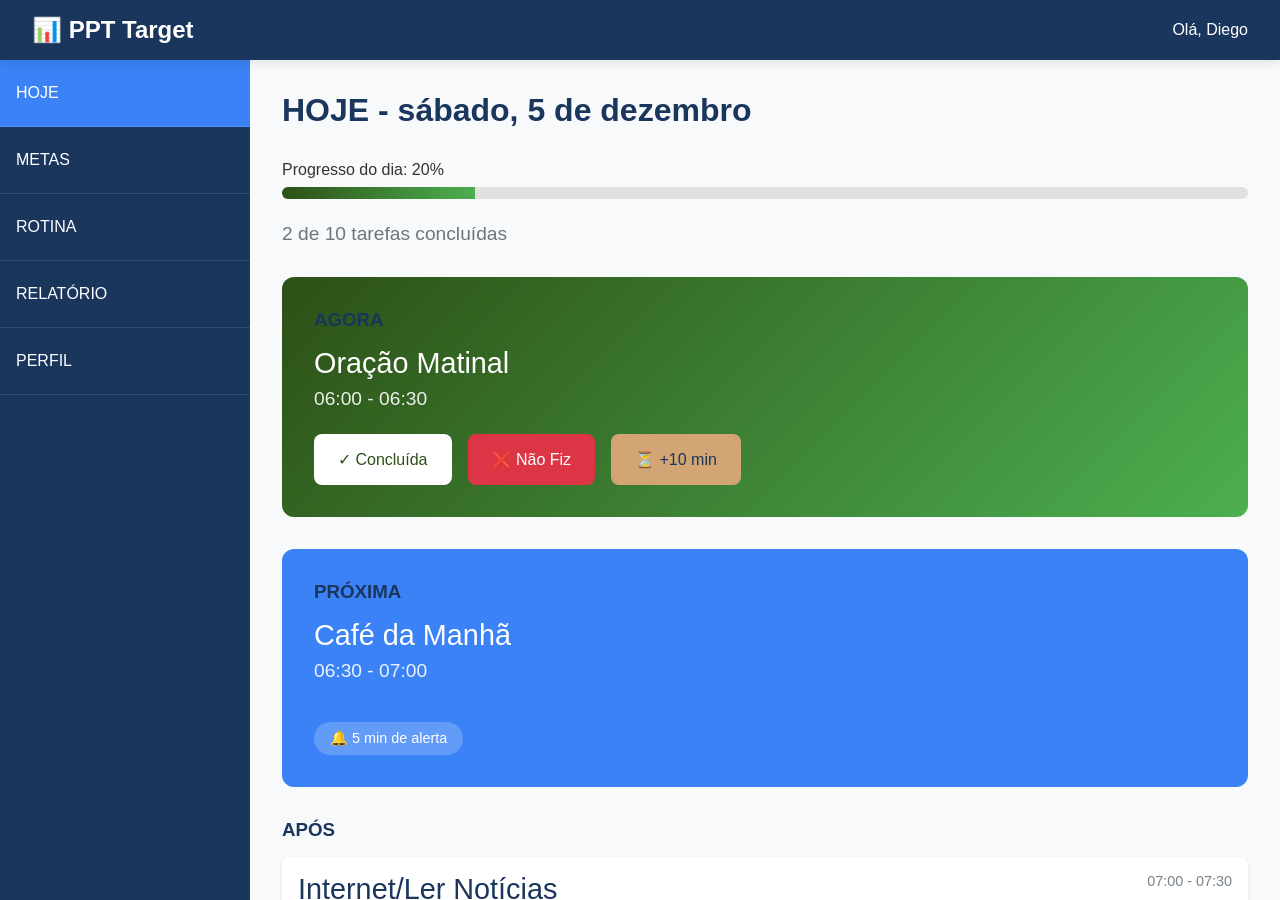
<file: dashboard.html>
<!DOCTYPE html>
<html lang="pt-BR">
<head>
    <meta charset="UTF-8">
    <meta name="viewport" content="width=device-width, initial-scale=1.0">
    <title>Dashboard - PPT Target</title>
    <style>
        :root {
            --navy: #1A365D;
            --azure: #3B82F6;
            --green: #2D5016;
            --gold: #D4A574;
            --white: #fff;
            --light-gray: #f8f9fa;
            --gray: #6c757d;
            --header-h: 60px;
        }

        * {
            margin: 0;
            padding: 0;
            box-sizing: border-box;
        }

        body {
            font-family: -apple-system, BlinkMacSystemFont, 'Segoe UI', Roboto, sans-serif;
            background: var(--light-gray);
            color: #333;
            height: 100vh;
        }

        .container {
            display: grid;
            grid-template-areas: "header header" "sidebar main";
            grid-template-rows: var(--header-h) 1fr;
            grid-template-columns: 250px 1fr;
            height: 100vh;
        }

        header {
            grid-area: header;
            background: var(--navy);
            color: var(--white);
            padding: 1rem 2rem;
            display: flex;
            justify-content: space-between;
            align-items: center;
            box-shadow: 0 2px 10px rgba(0,0,0,0.1);
            z-index: 100;
        }

        .logo {
            font-size: 1.5rem;
            font-weight: bold;
        }

        .header-right {
            display: flex;
            align-items: center;
            gap: 1rem;
        }

        .menu-toggle {
            background: none;
            border: none;
            color: var(--white);
            font-size: 1.5rem;
            cursor: pointer;
            padding: 0.5rem;
            display: none;
        }

        .user {
            font-weight: 500;
        }

        .sidebar {
            grid-area: sidebar;
            background: var(--navy);
            color: var(--white);
            overflow-y: auto;
        }

        .sidebar ul {
            list-style: none;
        }

        .nav-item {
            padding: 1.5rem 1rem;
            cursor: pointer;
            transition: background 0.2s;
            border-bottom: 1px solid rgba(255,255,255,0.1);
        }

        .nav-item:hover {
            background: rgba(255,255,255,0.1);
        }

        .nav-item.active {
            background: var(--azure);
        }

        main {
            grid-area: main;
            padding: 2rem;
            overflow-y: auto;
        }

        .page {
            display: none;
        }

        .page.active {
            display: block;
        }

        h1 {
            color: var(--navy);
            margin-bottom: 1rem;
        }

        h3 {
            color: var(--navy);
            margin-bottom: 1rem;
        }

        #dia-title {
            font-size: 2rem;
            margin-bottom: 2rem;
        }

        .progress-container {
            margin-bottom: 1.5rem;
        }

        .progress-text {
            margin-bottom: 0.5rem;
            font-weight: 500;
        }

        .progress-bar {
            background: #e0e0e0;
            height: 12px;
            border-radius: 6px;
            overflow: hidden;
        }

        #progress {
            background: linear-gradient(to right, var(--green), #4CAF50);
            height: 100%;
            width: 0%;
            transition: width 0.5s ease;
        }

        .counter {
            font-size: 1.2rem;
            color: var(--gray);
            margin-bottom: 2rem;
            font-weight: 500;
        }

        .agora {
            background: linear-gradient(135deg, var(--green), #4CAF50);
            color: var(--white);
            padding: 2rem;
            border-radius: 12px;
            margin-bottom: 2rem;
        }

        .task-name {
            font-size: 1.8rem;
            margin-bottom: 0.5rem;
        }

        .time {
            font-size: 1.2rem;
            opacity: 0.9;
            margin-bottom: 1.5rem;
        }

        .buttons {
            display: flex;
            gap: 1rem;
            flex-wrap: wrap;
        }

        .btn-complete, .btn-skip, .btn-extend, .btn-logout {
            padding: 1rem 1.5rem;
            border: none;
            border-radius: 8px;
            font-size: 1rem;
            font-weight: 500;
            cursor: pointer;
            transition: transform 0.2s;
        }

        .btn-complete {
            background: var(--white);
            color: var(--green);
        }

        .btn-skip {
            background: #dc3545;
            color: var(--white);
        }

        .btn-extend {
            background: var(--gold);
            color: var(--navy);
        }

        .btn-complete:hover, .btn-extend:hover {
            transform: translateY(-2px);
        }

        .btn-skip:hover {
            transform: translateY(-2px);
        }

        .proxima {
            background: var(--azure);
            color: var(--white);
            padding: 2rem;
            border-radius: 12px;
            margin-bottom: 2rem;
        }

        .alert {
            background: rgba(255,255,255,0.2);
            padding: 0.5rem 1rem;
            border-radius: 20px;
            font-size: 0.9rem;
            margin-top: 1rem;
            display: inline-block;
        }

        .apos {
            margin-bottom: 2rem;
        }

        .apos ul {
            list-style: none;
        }

        .apos li {
            display: flex;
            justify-content: space-between;
            padding: 1rem;
            background: var(--white);
            margin-bottom: 0.5rem;
            border-radius: 8px;
            box-shadow: 0 2px 4px rgba(0,0,0,0.1);
        }

        .apos .task-name {
            font-weight: 500;
            color: var(--navy);
        }

        .apos .time {
            color: var(--gray);
            font-size: 0.9rem;
        }

        .completed {
            font-size: 1.5rem;
            text-align: center;
            padding: 2rem;
        }

        .bottom-buttons {
            display: flex;
            gap: 1rem;
            flex-wrap: wrap;
        }

        .bottom-buttons button {
            padding: 1rem 2rem;
            background: var(--navy);
            color: var(--white);
            border: none;
            border-radius: 8px;
            cursor: pointer;
            font-size: 1rem;
            transition: background 0.2s;
        }

        .bottom-buttons button:hover {
            background: var(--azure);
        }

        .btn-logout {
            background: #dc3545;
            color: var(--white);
            width: 100%;
            margin-top: 1rem;
        }

        .overlay {
            position: fixed;
            top: var(--header-h);
            left: 0;
            right: 0;
            bottom: 0;
            background: rgba(0,0,0,0.5);
            z-index: 99;
            display: none;
        }

        .overlay.show {
            display: block;
        }

        @media (max-width: 768px) {
            .container {
                grid-template-areas: "header" "main";
                grid-template-columns: 1fr;
                grid-template-rows: var(--header-h) 1fr;
            }

            .menu-toggle {
                display: block;
            }

            .sidebar {
                position: fixed;
                top: var(--header-h);
                left: 0;
                height: calc(100vh - var(--header-h));
                width: 80vw;
                max-width: 250px;
                z-index: 101;
                transform: translateX(-100%);
                transition: transform 0.3s ease-in-out;
            }

            .sidebar.open {
                transform: translateX(0);
            }

            main {
                padding: 1rem;
            }

            #dia-title {
                font-size: 1.5rem;
            }

            .task-name {
                font-size: 1.5rem;
            }

            .buttons {
                flex-direction: column;
            }

            .bottom-buttons {
                flex-direction: column;
            }
        }
    </style>
</head>
<body>
    <div class="container">
        <header>
            <div class="logo">📊 PPT Target</div>
            <div class="header-right">
                <button class="menu-toggle" onclick="toggleSidebar()">☰</button>
                <div class="user">Olá, <span id="username">Diego</span></div>
            </div>
        </header>
        <nav class="sidebar" id="sidebar">
            <ul>
                <li class="nav-item active" data-page="hoje">HOJE</li>
                <li class="nav-item" data-page="metas">METAS</li>
                <li class="nav-item" data-page="rotina">ROTINA</li>
                <li class="nav-item" data-page="relatorio">RELATÓRIO</li>
                <li class="nav-item" data-page="perfil">PERFIL</li>
            </ul>
        </nav>
        <main>
            <div id="hoje" class="page active">
                <h1 id="dia-title">HOJE - Carregando...</h1>
                <div class="progress-container">
                    <div class="progress-text">Progresso do dia: <span id="progress-text">0%</span></div>
                    <div class="progress-bar">
                        <div id="progress"></div>
                    </div>
                </div>
                <div id="counter" class="counter">0 de 0 tarefas concluídas</div>
                <section class="agora" id="agora">
                    <!-- Dinâmico -->
                </section>
                <section class="proxima" id="proxima">
                    <!-- Dinâmico -->
                </section>
                <section class="apos">
                    <h3>APÓS</h3>
                    <ul id="apos-list">
                        <!-- Dinâmico -->
                    </ul>
                </section>
                <div class="bottom-buttons">
                    <button onclick="showPage('metas')">📊 Ver Metas</button>
                    <button onclick="showPage('relatorio')">📈 Relatório</button>
                    <button onclick="addTask()">+ Adicionar Tarefa</button>
                </div>
            </div>
            <div id="metas" class="page">
                <h1>METAS</h1>
                <p>Gráficos de metas semanais e mensais em desenvolvimento.</p>
                <!-- TODO: Integração com Supabase para metas -->
            </div>
            <div id="rotina" class="page">
                <h1>ROTINA</h1>
                <p>Visualização da rotina completa em desenvolvimento.</p>
                <!-- TODO: Supabase fetch rotinas -->
            </div>
            <div id="relatorio" class="page">
                <h1>RELATÓRIO</h1>
                <p>Relatórios detalhados e estatísticas em desenvolvimento.</p>
                <!-- TODO: Supabase relatórios -->
            </div>
            <div id="perfil" class="page">
                <h1>PERFIL</h1>
                <p><strong>Nome:</strong> Diego Silva</p>
                <p><strong>Email:</strong> diego@ppttarget.com</p>
                <button class="btn-logout" onclick="logout()">🚪 Sair</button>
            </div>
        </main>
    </div>
    <div class="overlay" id="overlay" onclick="closeSidebar()"></div>

    <script>
        let tasks = [];

        const defaultTasks = [
            {id: 0, name: "Oração Matinal", start: "06:00", end: "06:30", done: false, skipped: false},
            {id: 1, name: "Café da Manhã", start: "06:30", end: "07:00", done: false, skipped: false},
            {id: 2, name: "Internet/Ler Notícias", start: "07:00", end: "07:30", done: false, skipped: false},
            {id: 3, name: "Estudo Bíblico", start: "07:30", end: "08:30", done: true, skipped: false},
            {id: 4, name: "Exercícios Físicos", start: "08:30", end: "09:00", done: true, skipped: false},
            {id: 5, name: "Banho e Vestir", start: "09:00", end: "09:30", done: false, skipped: false},
            {id: 6, name: "Planejamento do Dia", start: "09:30", end: "10:00", done: false, skipped: false},
            {id: 7, name: "Almoço", start: "12:00", end: "12:30", done: false, skipped: false},
            {id: 8, name: "Descanso Pós-Almoço", start: "12:30", end: "13:00", done: false, skipped: false},
            {id: 9, name: "Trabalho/Estudos", start: "13:00", end: "17:00", done: false, skipped: false}
        ];

        function loadTasks() {
            // TODO: Integração com Supabase
            // const { data } = await supabase.from('daily_tasks').select('*').eq('user_id', getUserId()).eq('date', getTodayDate());
            // tasks = data || defaultTasks;
            tasks = JSON.parse(localStorage.getItem('ppt_tasks')) || defaultTasks;
        }

        function saveTasks() {
            localStorage.setItem('ppt_tasks', JSON.stringify(tasks));
        }

        function addMinutes(timeStr, mins) {
            const [h, m] = timeStr.split(':').map(Number);
            let newM = m + mins;
            let newH = h + Math.floor(newM / 60);
            newM = newM % 60;
            return `${newH.toString().padStart(2, '0')}:${newM.toString().padStart(2, '0')}`;
        }

        function completeTask(id) {
            const task = tasks.find(t => t.id === id);
            if (task) {
                task.done = true;
                saveTasks();
                renderHoje();
            }
        }

        function skipTask(id) {
            const task = tasks.find(t => t.id === id);
            if (task) {
                task.skipped = true;
                saveTasks();
                renderHoje();
            }
        }

        function extendTask(id) {
            const task = tasks.find(t => t.id === id);
            if (task) {
                task.end = addMinutes(task.end, 10);
                saveTasks();
                renderHoje();
            }
        }

        function renderHoje() {
            const now = new Date();
            const options = { weekday: 'long', day: 'numeric', month: 'long' };
            document.getElementById('dia-title').textContent = `HOJE - ${now.toLocaleDateString('pt-BR', options)}`;

            const pending = tasks.filter(t => !t.done && !t.skipped);
            const doneCount = tasks.filter(t => t.done).length;
            const total = tasks.length;
            const progressPct = ((doneCount / total) * 100).toFixed(0);

            document.getElementById('progress').style.width = progressPct + '%';
            document.getElementById('progress-text').textContent = progressPct + '%';
            document.getElementById('counter').textContent = `${doneCount} de ${total} tarefas concluídas`;

            // AGORA
            const current = pending[0];
            if (current) {
                document.getElementById('agora').innerHTML = `
                    <h3>AGORA</h3>
                    <div class="task-name">${current.name}</div>
                    <div class="time">${current.start} - ${current.end}</div>
                    <div class="buttons">
                        <button class="btn-complete" onclick="completeTask(${current.id})">✓ Concluída</button>
                        <button class="btn-skip" onclick="skipTask(${current.id})">❌ Não Fiz</button>
                        <button class="btn-extend" onclick="extendTask(${current.id})">⏳ +10 min</button>
                    </div>
                `;
            } else {
                document.getElementById('agora').innerHTML = `
                    <h3>AGORA</h3>
                    <div class="completed">🎉 Parabéns! Todas as tarefas do dia foram concluídas!</div>
                `;
            }

            // PRÓXIMA
            const nextTask = pending[1];
            if (nextTask) {
                document.getElementById('proxima').innerHTML = `
                    <h3>PRÓXIMA</h3>
                    <div class="task-name">${nextTask.name}</div>
                    <div class="time">${nextTask.start} - ${nextTask.end}</div>
                    <div class="alert">🔔 5 min de alerta</div>
                `;
            } else {
                document.getElementById('proxima').innerHTML = '<h3>PRÓXIMA</h3><p>Nenhuma tarefa próxima.</p>';
            }

            // APÓS
            const afterTasks = pending.slice(2);
            let afterHtml = afterTasks.map(t => `
                <li>
                    <span class="task-name">${t.name}</span>
                    <span class="time">${t.start} - ${t.end}</span>
                </li>
            `).join('');
            if (afterTasks.length === 0) {
                afterHtml = '<li style="text-align:center; color:var(--gray);">Nenhuma tarefa restante.</li>';
            }
            document.getElementById('apos-list').innerHTML = afterHtml;
        }

        function showPage(pageId) {
            document.querySelector('.nav-item.active').classList.remove('active');
            const activeNav = document.querySelector(`.nav-item[data-page="${pageId}"]`);
            activeNav.classList.add('active');
            document.querySelectorAll('.page').forEach(p => p.classList.remove('active'));
            document.getElementById(pageId).classList.add('active');
            if (window.innerWidth < 768) {
                closeSidebar();
            }
            if (pageId === 'hoje') {
                renderHoje();
            }
        }

        function toggleSidebar() {
            document.getElementById('sidebar').classList.toggle('open');
            document.getElementById('overlay').classList.toggle('show');
        }

        function closeSidebar() {
            document.getElementById('sidebar').classList.remove('open');
            document.getElementById('overlay').classList.remove('show');
        }

        function addTask() {
            alert('Adicionar Tarefa - Funcionalidade em desenvolvimento!');
        }

        function logout() {
            localStorage.removeItem('ppt_tasks');
            localStorage.removeItem('user');
            alert('Logout realizado com sucesso!');
            window.location.href = 'login.html';
        }

        // Inicialização
        document.addEventListener('DOMContentLoaded', () => {
            document.getElementById('username').textContent = localStorage.getItem('user') || 'Diego';
            loadTasks();
            renderHoje();

            // Navegação
            document.querySelectorAll('.nav-item').forEach(item => {
                item.addEventListener('click', () => {
                    const pageId = item.dataset.page;
                    showPage(pageId);
                });
            });
        });
    </script>
</body>
</html>
</file>
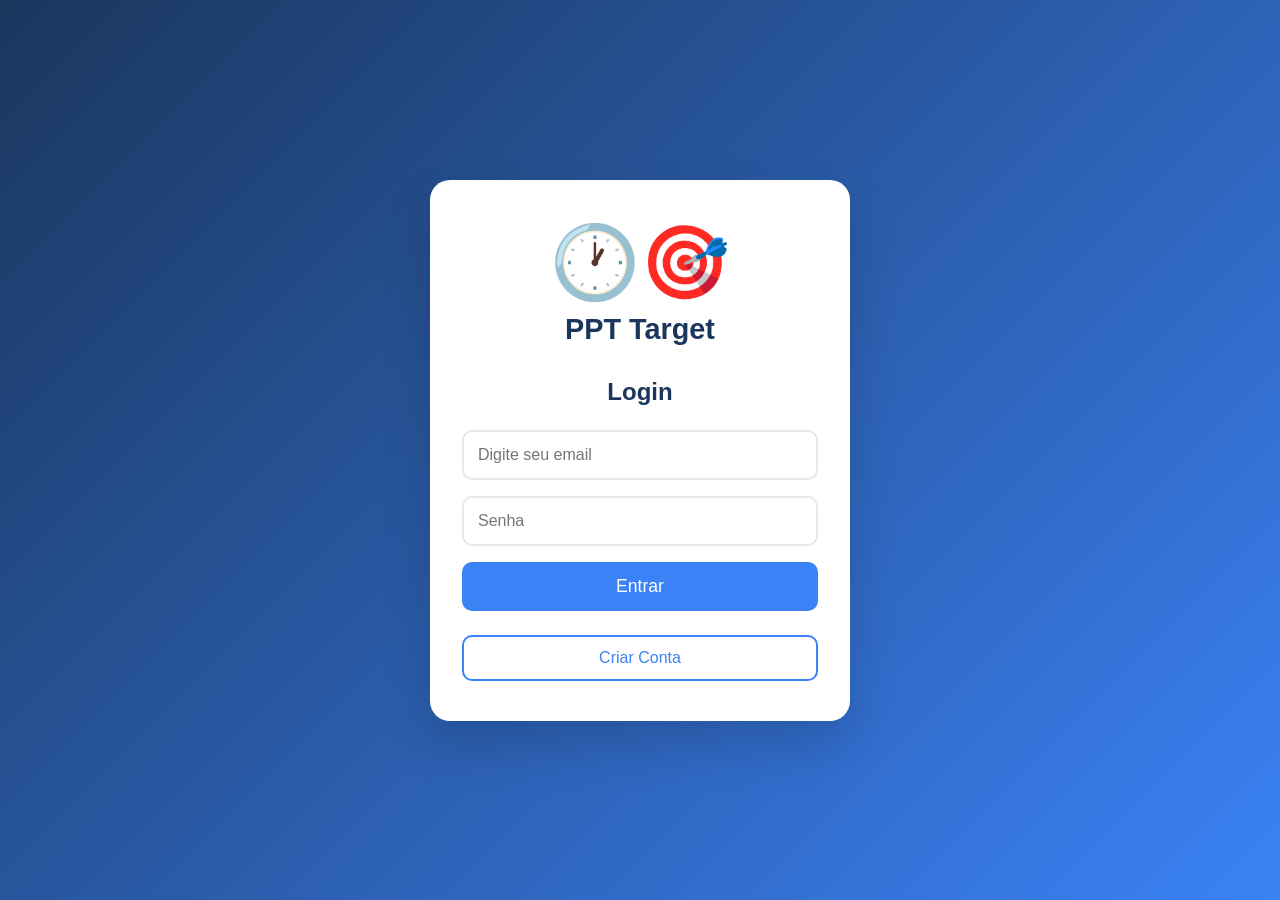
<file: index.html.html>
<!DOCTYPE html>
<html lang="pt-BR">
<head>
    <meta charset="UTF-8">
    <meta name="viewport" content="width=device-width, initial-scale=1.0">
    <title>PPT Target - Planner com Resultado</title>
    <!-- <script src="https://cdn.jsdelivr.net/npm/@supabase/supabase-js@2"></script> -->
    <style>
        :root {
            --navy: #1A365D;
            --azure: #3B82F6;
            --white: #fff;
            --light-gray: #f3f4f6;
            --error: #ef4444;
        }
        * {
            box-sizing: border-box;
        }
        body {
            margin: 0;
            padding: 0;
            font-family: 'Segoe UI', Tahoma, Geneva, Verdana, sans-serif;
            background: linear-gradient(135deg, var(--navy), var(--azure));
            min-height: 100vh;
            display: flex;
            align-items: center;
            justify-content: center;
            color: var(--navy);
        }
        .container {
            background: var(--white);
            padding: 2.5rem 2rem;
            border-radius: 20px;
            box-shadow: 0 25px 50px rgba(0,0,0,0.15);
            max-width: 420px;
            width: 90%;
            text-align: center;
        }
        .logo {
            margin-bottom: 2rem;
        }
        .logo-icon {
            font-size: 4.5rem;
            margin-bottom: 0.5rem;
            display: block;
        }
        .logo h1 {
            margin: 0;
            font-size: 1.8rem;
            font-weight: 600;
            color: var(--navy);
        }
        .form {
            display: none;
        }
        .form.active {
            display: block;
        }
        .form h2 {
            margin-bottom: 1.5rem;
            font-size: 1.5rem;
            color: var(--navy);
        }
        .form input {
            width: 100%;
            padding: 14px;
            margin-bottom: 1rem;
            border: 2px solid #e5e7eb;
            border-radius: 10px;
            font-size: 1rem;
            transition: border-color 0.2s, box-shadow 0.2s;
        }
        .form input:focus {
            outline: none;
            border-color: var(--azure);
            box-shadow: 0 0 0 4px rgba(59, 130, 246, 0.1);
        }
        .form button {
            width: 100%;
            padding: 14px;
            background: var(--azure);
            color: var(--white);
            border: none;
            border-radius: 10px;
            font-size: 1.1rem;
            font-weight: 500;
            cursor: pointer;
            transition: background 0.2s;
        }
        .form button:hover {
            background: #2563eb;
        }
        .toggle-btn {
            background: transparent;
            color: var(--azure);
            border: 2px solid var(--azure);
            margin-top: 1.5rem;
            padding: 12px;
            border-radius: 10px;
            font-size: 1rem;
            cursor: pointer;
            transition: all 0.2s;
            width: 100%;
        }
        .toggle-btn:hover {
            background: var(--azure);
            color: var(--white);
        }
        .error {
            color: var(--error);
            font-size: 0.9rem;
            margin: -0.8rem 0 1rem 0;
            background: #fef2f2;
            padding: 8px 12px;
            border-radius: 6px;
            border-left: 4px solid var(--error);
        }
        @media (max-width: 768px) {
            .container {
                padding: 2rem 1.5rem;
                margin: 1rem;
            }
            .logo-icon {
                font-size: 3.5rem;
            }
            .logo h1 {
                font-size: 1.5rem;
            }
        }
        @media (max-width: 480px) {
            .logo-icon {
                font-size: 3rem;
            }
            .container {
                padding: 1.5rem 1rem;
            }
        }
    </style>
</head>
<body>
    <div class="container">
        <div class="logo">
            <div class="logo-icon">🕐🎯</div>
            <h1>PPT Target</h1>
        </div>
        <div id="login-form" class="form active">
            <h2>Login</h2>
            <form>
                <input type="email" id="login-email" placeholder="Digite seu email" required>
                <input type="password" id="login-password" placeholder="Senha" required>
                <button type="submit">Entrar</button>
            </form>
        </div>
        <div id="register-form" class="form">
            <h2>Criar Conta</h2>
            <form>
                <input type="email" id="reg-email" placeholder="Digite seu email" required>
                <input type="password" id="reg-password" placeholder="Senha (mín. 6 caracteres)" required>
                <input type="password" id="reg-confirm-password" placeholder="Confirmar senha" required>
                <button type="submit">Criar Conta</button>
            </form>
        </div>
        <button id="toggle-btn" class="toggle-btn">Criar Conta</button>
    </div>
    <script>
        // Para conectar com Supabase, descomente e configure:
        /*
        const SUPABASE_URL = 'https://your-project.supabase.co';
        const SUPABASE_ANON_KEY = 'your-anon-key';
        const supabase = createClient(SUPABASE_URL, SUPABASE_ANON_KEY);
        */

        const toggleBtn = document.getElementById('toggle-btn');
        const loginForm = document.getElementById('login-form');
        const registerForm = document.getElementById('register-form');
        let isLogin = true;

        toggleBtn.addEventListener('click', () => {
            if (isLogin) {
                loginForm.classList.remove('active');
                registerForm.classList.add('active');
                toggleBtn.textContent = 'Já tenho conta';
                isLogin = false;
            } else {
                registerForm.classList.remove('active');
                loginForm.classList.add('active');
                toggleBtn.textContent = 'Criar Conta';
                isLogin = true;
            }
        });

        function validateEmail(email) {
            return /^[^\s@]+@[^\s@]+\.[^\s@]+$/.test(email);
        }

        function showError(formEl, message) {
            let errorEl = formEl.querySelector('.error');
            if (!errorEl) {
                errorEl = document.createElement('div');
                errorEl.className = 'error';
                formEl.insertBefore(errorEl, formEl.querySelector('input'));
            }
            errorEl.textContent = message;
        }

        function clearError(formEl) {
            const errorEl = formEl.querySelector('.error');
            if (errorEl) {
                errorEl.remove();
            }
        }

        // Login
        loginForm.querySelector('form').addEventListener('submit', async (e) => {
            e.preventDefault();
            const email = document.getElementById('login-email').value.trim();
            const password = document.getElementById('login-password').value;
            clearError(loginForm);

            if (!validateEmail(email)) {
                showError(loginForm, 'Por favor, insira um email válido.');
                return;
            }
            if (password.length < 6) {
                showError(loginForm, 'A senha deve ter pelo menos 6 caracteres.');
                return;
            }

            // Supabase Login - Descomente para usar
            /*
            const { data, error } = await supabase.auth.signInWithPassword({ email, password });
            if (error) {
                showError(loginForm, error.message);
            } else {
                window.location.href = '/dashboard.html';
            }
            */
            alert('Login simulado com sucesso!');
        });

        // Register
        registerForm.querySelector('form').addEventListener('submit', async (e) => {
            e.preventDefault();
            const email = document.getElementById('reg-email').value.trim();
            const password = document.getElementById('reg-password').value;
            const confirmPassword = document.getElementById('reg-confirm-password').value;
            clearError(registerForm);

            if (!validateEmail(email)) {
                showError(registerForm, 'Por favor, insira um email válido.');
                return;
            }
            if (password.length < 6) {
                showError(registerForm, 'A senha deve ter pelo menos 6 caracteres.');
                return;
            }
            if (password !== confirmPassword) {
                showError(registerForm, 'As senhas não coincidem.');
                return;
            }

            // Supabase Register - Descomente para usar
            /*
            const { data, error } = await supabase.auth.signUp({ email, password });
            if (error) {
                showError(registerForm, error.message);
            } else {
                alert('Verifique seu email para confirmar a conta!');
                // Optionally switch to login
            }
            */
            alert('Cadastro simulado com sucesso!');
        });
    </script>
</body>
</html>
</file>
